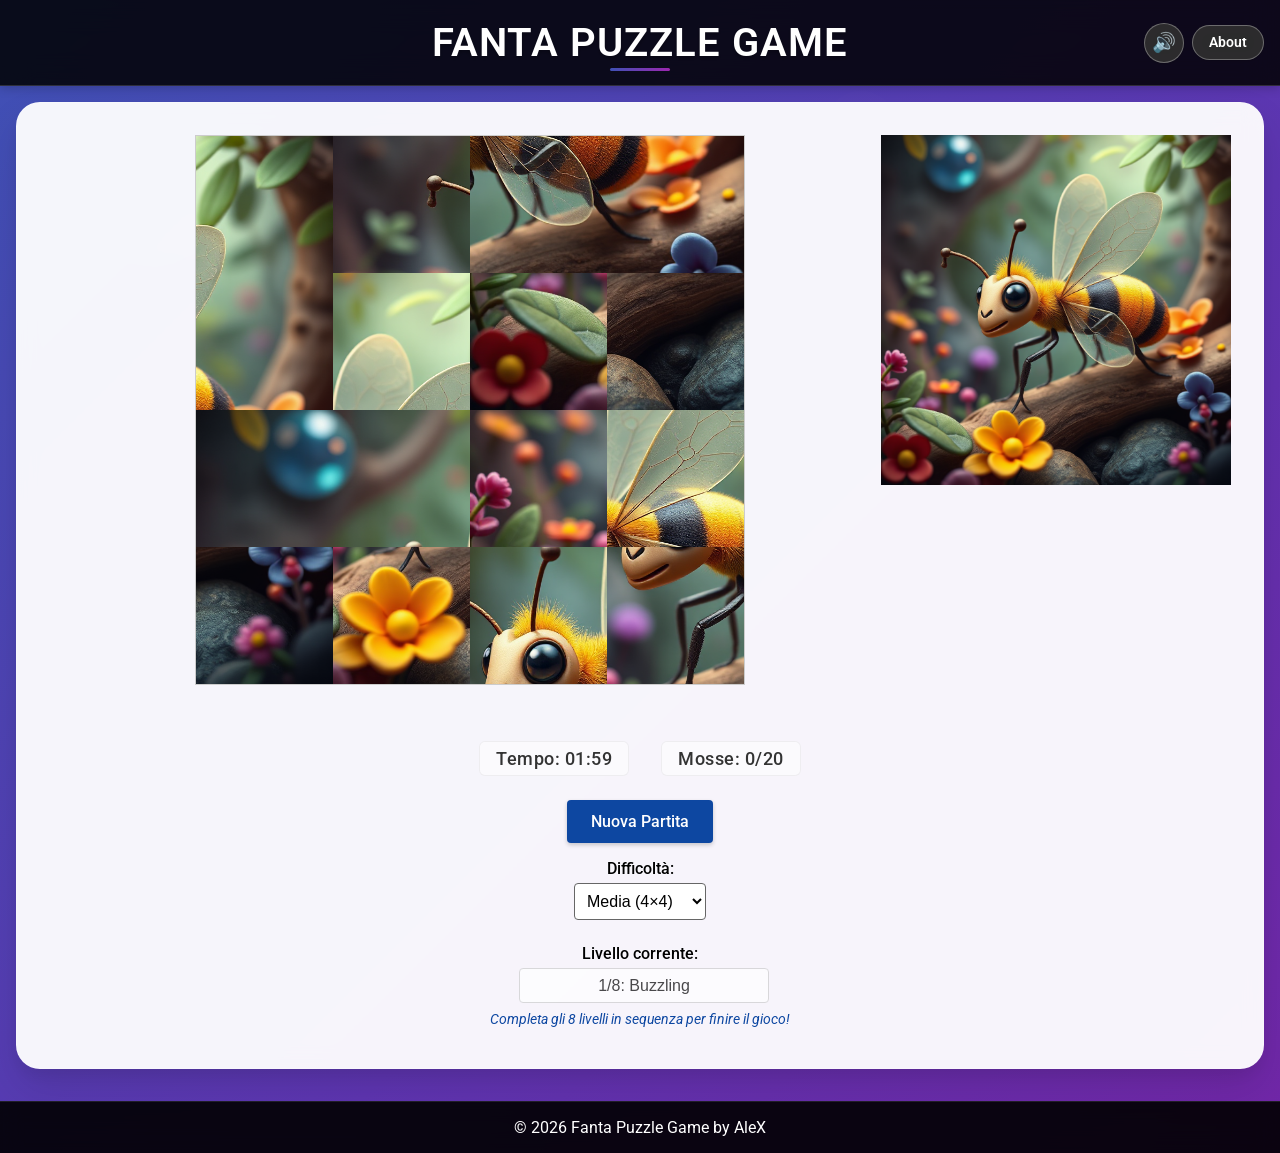
<file: index.html>
<!DOCTYPE html>
<html lang="it">
<head>
    <meta charset="UTF-8">
    <meta name="viewport" content="width=device-width, initial-scale=1.0, user-scalable=no, maximum-scale=1.0, minimal-ui">
    
    <!-- SEO Meta Tags -->
    <title>2026 Fanta Puzzle Game - Puzzle con Immagini Fantasy</title>
    <meta name="description" content="Gioca al Fanta Puzzle Game: puzzle slide con bellissime immagini fantasy. Sfida te stesso con 3 livelli di difficoltà e metti alla prova le tue abilità!">
    <meta name="keywords" content="puzzle, gioco puzzle, puzzle fantasy, gioco online, puzzle game, fantasy, fanta puzzle">
    <meta name="author" content="AleX">
    <meta name="robots" content="index, follow">
    
    <!-- Open Graph / Facebook -->
    <meta property="og:type" content="website">
    <meta property="og:url" content="https://fanta.alessandro.re/">
    <meta property="og:title" content="Fanta Puzzle Game - Rompicapo Fantasy">
    <meta property="og:description" content="Divertiti con il puzzle game fantasy: completa il puzzle nel minor tempo e con meno mosse possibili.">
    <meta property="og:image" content="https://fanta.alessandro.re/favicon/og-image.png">
    
    <!-- Twitter -->
    <meta property="twitter:card" content="summary_large_image">
    <meta property="twitter:url" content="https://fanta.alessandro.re/">
    <meta property="twitter:title" content="Fanta Puzzle Game - Rompicapo Fantasy">
    <meta property="twitter:description" content="Divertiti con il puzzle game fantasy: completa il puzzle nel minor tempo e con meno mosse possibili.">
    <meta property="twitter:image" content="https://fanta.alessandro.re/favicon/og-image.png">
    
    <!-- PWA and Touch App Configuration -->
    <meta name="apple-mobile-web-app-capable" content="yes">
    <meta name="mobile-web-app-capable" content="yes">
    <meta name="apple-mobile-web-app-title" content="Fanta Puzzle">
    <meta name="application-name" content="Fanta Puzzle">
    <meta name="apple-mobile-web-app-status-bar-style" content="default">
    <meta name="theme-color" content="#4c51bf">
    <meta name="msapplication-navbutton-color" content="#4c51bf">
    <meta name="msapplication-TileColor" content="#4c51bf">
    <meta name="msapplication-starturl" content="/">
    
    <!-- Prevent iOS Safari from showing the address bar -->
    <meta name="apple-touch-fullscreen" content="yes">
    
    <!-- Favicon Configuration -->
    <link rel="icon" href="favicon.ico" sizes="32x32">
    <link rel="icon" href="favicon/favicon.svg" type="image/svg+xml">
    <link rel="apple-touch-icon" href="favicon/apple-touch-icon.png">
    <link rel="icon" type="image/png" sizes="96x96" href="favicon/favicon-96x96.png">
    <link rel="manifest" href="favicon/site.webmanifest">
    
    <link rel="stylesheet" href="style.css">
    
    <!-- Structured Data / JSON-LD -->
    <script type="application/ld+json">
    {
      "@context": "https://schema.org",
      "@type": "VideoGame",
      "name": "Fanta Puzzle Game",
      "description": "Un puzzle game con immagini fantasy in cui devi ricomporre l'immagine nel minor tempo possibile e con meno mosse.",
      "genre": ["Puzzle", "Casual", "Brain Game"],
      "url": "https://fanta.alessandro.re/",
      "playMode": "SinglePlayer",
      "applicationCategory": "Game",
      "operatingSystem": "Web Browser",
      "image": "https://fanta.alessandro.re/favicon/og-image.png",
      "offers": {
        "@type": "Offer",
        "price": "0",
        "priceCurrency": "EUR",
        "availability": "https://schema.org/InStock"
      },
      "aggregateRating": {
        "@type": "AggregateRating",
        "ratingValue": "4.8",
        "reviewCount": "24"
      },
      "inLanguage": "it"
    }
    </script>
</head>
<body>
    <!-- Floating geometric shapes for animated background -->
    <div class="floating-shapes">
        <div class="shape"></div>
        <div class="shape"></div>
        <div class="shape"></div>
        <div class="shape"></div>
    </div>
    
    <header>
        <h1>Fanta Puzzle Game</h1>
        <div class="header-controls">
            <button id="audio-toggle" class="audio-btn" aria-label="Attiva/Disattiva audio" title="Attiva/Disattiva audio">🔊</button>
            <button id="about-button" class="about-btn" aria-label="Informazioni sul gioco">About</button>
        </div>
    </header>
    
    <main>
        <div class="game-container">
            <div class="puzzle-container">
                <div id="puzzle-board" class="puzzle-board"></div>
            </div>
            
            <div class="reference-container">
                <div class="reference-image">
                    <img id="reference-img" src="images/01.buzzling.png" alt="Immagine di riferimento per il puzzle - immagine fantasy Buzzling">
                </div>
                
                <div class="stats-container mobile-stats">
                    <div id="timer" aria-live="polite"><strong>Tempo: 00:00</strong></div>
                    <div id="move-counter" aria-live="polite"><strong>Mosse: 0</strong></div>
                </div>
            </div>
            
            <div class="controls">
                <div class="stats-container desktop-stats">
                    <div id="timer-desktop" aria-live="polite"><strong>Tempo: 00:00</strong></div>
                    <div id="move-counter-desktop" aria-live="polite"><strong>Mosse: 0</strong></div>
                </div>
                
                <button id="start-button" aria-label="Inizia una nuova partita">Nuova Partita</button>
                
                <div class="difficulty">
                    <label for="difficulty" class="selector-label">Difficoltà: </label>
                    <select id="difficulty" aria-label="Seleziona livello di difficoltà">
                        <option value="3">Facile (3×3)</option>
                        <option value="4" selected>Media (4×4)</option>
                        <option value="5">Difficile (5×5)</option>
                    </select>
                </div>
                
                <div class="image-selection">
                    <label for="image-select" class="selector-label">Livello corrente:</label>
                    <select id="image-select" aria-label="Livello corrente del puzzle">
                        <!-- Le opzioni verranno caricate dinamicamente -->
                    </select>
                    <p class="game-info">Completa gli 8 livelli in sequenza per finire il gioco!</p>
                </div>
                
                <!-- TEMPORANEAMENTE DISABILITATO - Caricamento immagini personalizzate
                <div class="image-upload">
                    <label for="custom-image" class="selector-label">O carica la tua immagine:</label>
                    <input type="file" id="custom-image" accept="image/*">
                </div>
                -->
            </div>
        </div>
    </main>
    
    <footer>
        <p>&copy; 2026 Fanta Puzzle Game by AleX</p>
    </footer>
    
    <div id="congratulations" class="modal" role="dialog" aria-labelledby="completion-title" aria-modal="true">
        <div class="modal-content">
            <h2 id="completion-title">Congratulazioni!</h2>
            <p id="completion-message">Hai completato il puzzle <strong><span id="completion-time"></span></strong> in <strong><span id="completion-moves"></span> mosse</strong>!</p>
            <p id="performance-info" class="performance-info"></p>
            <div class="modal-buttons">
                <button id="retry-button" aria-label="Riprova lo stesso puzzle">Riprova</button>
                <button id="next-level-button" aria-label="Passa al livello successivo">Livello Successivo</button>
            </div>
        </div>
    </div>
    
    <!-- About Modal -->
    <div id="about-modal" class="modal" role="dialog" aria-labelledby="about-title" aria-modal="true">
        <div class="modal-content">
            <p id="about-title"><strong>Fanta Puzzle Game</strong></p>
            <p>Coded with 💖 & ☕ by <strong>AleX</strong></p>
            <button id="close-about-button" aria-label="Chiudi finestra informazioni">Chiudi</button>
        </div>
    </div>

    <script src="puzzle.js"></script>
</body>
</html>
</file>
<file: style.css>
/* Import Google Fonts - Roboto */
@import url('https://fonts.googleapis.com/css2?family=Roboto:wght@300;400;500;700&display=swap');

* {
    margin: 0;
    padding: 0;
    box-sizing: border-box;
    font-family: 'Roboto', 'Segoe UI', Tahoma, Geneva, Verdana, sans-serif;
}

body {
    min-height: 100vh;
    /* Supporto migliore per mobile browser con dynamic viewport */
    min-height: 100dvh;
    /* Colori Material Design con transizioni più uniformi */
    background: linear-gradient(135deg, 
        #3F51B5 0%,    /* Indigo 500 */
        #5E35B1 20%,   /* Deep Purple 600 */
        #7B1FA2 40%,   /* Purple 700 */
        #9C27B0 60%,   /* Purple 500 */
        #673AB7 80%,   /* Deep Purple 500 */
        #3F51B5 100%); /* Indigo 500 - torna al colore iniziale per una transizione circolare */
    background-size: 300% 300%;
    animation: gradientShift 30s ease-in-out infinite;
    display: flex;
    flex-direction: column;
    position: relative;
    overflow-x: hidden;
    /* Previene il bounce su iOS */
    overscroll-behavior: none;
    /* Previene la selezione del testo durante il trascinamento */
    -webkit-user-select: none;
    -moz-user-select: none;
    -ms-user-select: none;
    user-select: none;
}

@keyframes gradientShift {
    0% { background-position: 0% 50%; }
    25% { background-position: 50% 25%; }
    50% { background-position: 100% 50%; }
    75% { background-position: 50% 75%; }
    100% { background-position: 0% 50%; }
}

/* Floating geometric shapes for added depth */
.floating-shapes {
    position: fixed;
    top: 0;
    left: 0;
    width: 100%;
    height: 100%;
    pointer-events: none;
    z-index: 1;
}

.shape {
    position: absolute;
    opacity: 0.05; /* Ridotta l'opacità */
    animation: float 25s infinite ease-in-out; /* Movimento più fluido */
}

.shape:nth-child(1) {
    width: 80px;
    height: 80px;
    background: rgba(255, 255, 255, 0.2);
    border-radius: 20px;
    top: 20%;
    left: 10%;
    animation-delay: 0s;
}

.shape:nth-child(2) {
    width: 60px;
    height: 60px;
    background: rgba(255, 255, 255, 0.15);
    border-radius: 50%;
    top: 60%;
    right: 15%;
    animation-delay: -7s;
}

.shape:nth-child(3) {
    width: 100px;
    height: 100px;
    background: rgba(255, 255, 255, 0.1);
    border-radius: 15px;
    bottom: 20%;
    left: 20%;
    animation-delay: -12s;
}

.shape:nth-child(4) {
    width: 70px;
    height: 70px;
    background: rgba(255, 255, 255, 0.12);
    border-radius: 50%;
    top: 10%;
    right: 30%;
    animation-delay: -5s;
}

@keyframes float {
    0% { transform: translateY(0px) rotate(0deg); }
    50% { transform: translateY(-20px) rotate(180deg); }
    100% { transform: translateY(0px) rotate(360deg); }
}

header {
    background: rgba(0, 0, 0, 0.85);
    backdrop-filter: blur(15px);
    color: white;
    text-align: center;
    padding: 1.2rem 1rem;
    border-bottom: 1px solid rgba(255, 255, 255, 0.15);
    z-index: 3;
    position: relative;
    box-shadow: 0 2px 10px rgba(0, 0, 0, 0.2);
    /* Assicura spazio per il pulsante About */
    min-height: 60px;
    display: flex;
    align-items: center;
    justify-content: center;
}

header h1 {
    font-size: 2.5rem;
    font-weight: 600;
    color: white;
    margin: 0;
    letter-spacing: 1px;
    text-transform: uppercase;
    text-shadow: 0 2px 4px rgba(0, 0, 0, 0.3);
    position: relative;
    display: inline-block;
}

header h1::after {
    content: "";
    position: absolute;
    bottom: -5px;
    left: 50%;
    transform: translateX(-50%);
    width: 60px;
    height: 3px;
    background: linear-gradient(90deg, #3F51B5, #9C27B0);
    border-radius: 2px;
}

/* Header Controls */
.header-controls {
    position: absolute;
    top: 50%;
    right: 1rem;
    transform: translateY(-50%);
    display: flex;
    gap: 0.5rem;
    align-items: center;
}

/* Audio Button */
.audio-btn {
    background: rgba(51, 51, 51, 0.85);
    color: white;
    border: 1px solid rgba(255, 255, 255, 0.3);
    padding: 0.5rem;
    border-radius: 50%;
    font-size: 1.2rem;
    cursor: pointer;
    transition: all 0.3s ease;
    backdrop-filter: blur(10px);
    box-shadow: 0 1px 3px rgba(0,0,0,0.2);
    width: 40px;
    height: 40px;
    display: flex;
    align-items: center;
    justify-content: center;
}

.audio-btn:hover {
    background: rgba(68, 68, 68, 0.95);
    transform: scale(1.1);
    box-shadow: 0 2px 5px rgba(0,0,0,0.3);
}

/* About Button */
.about-btn {
    background: rgba(51, 51, 51, 0.85);
    color: white;
    border: 1px solid rgba(255, 255, 255, 0.3);
    padding: 0.5rem 1rem;
    border-radius: 20px;
    font-size: 0.9rem;
    font-weight: 600;
    cursor: pointer;
    transition: all 0.3s ease;
    backdrop-filter: blur(10px);
    box-shadow: 0 1px 3px rgba(0,0,0,0.2);
}

.about-btn:hover {
    background: rgba(68, 68, 68, 0.95);
    transform: scale(1.05);
    box-shadow: 0 2px 5px rgba(0,0,0,0.3);
}

main {
    flex: 1;
    padding: 1rem;
    z-index: 2;
    position: relative;
}

.game-container {
    display: flex;
    flex-direction: row; /* Layout orizzontale per desktop */
    flex-wrap: wrap; /* Permette il wrapping su schermi più piccoli */
    gap: 1.5rem;
    justify-content: center;
    align-items: flex-start;
    background: rgba(255, 255, 255, 0.95);
    backdrop-filter: blur(10px);
    border-radius: 24px;
    padding: 2rem;
    box-shadow: 
        0 20px 40px rgba(0, 0, 0, 0.1),
        0 8px 16px rgba(0, 0, 0, 0.06);    
    border: 1px solid rgba(255, 255, 255, 0.2);
    max-width: 1400px;
    margin: 0 auto;
}

.puzzle-container {
    display: flex;
    flex-direction: column;
    align-items: center;
    flex: 3; /* Dà più spazio al puzzle rispetto all'immagine di riferimento */
    min-width: 300px; /* Assicura che il puzzle abbia una dimensione minima */
    overflow: hidden; /* Assicura che non ci siano spazi bianchi nel puzzle */
}

.puzzle-board {
    position: relative;
    width: 550px;
    height: 550px;
    background-color: #f8f8f8; /* Sfondo leggermente grigio */
    border: 1px solid #ccc; /* Bordo sottile grigio */
    overflow: hidden;
    box-sizing: content-box; /* Assicura che il bordo non riduca le dimensioni interne */
    font-size: 0; /* Elimina eventuali spazi tra elementi inline */
    line-height: 0;
}

.puzzle-piece {
    position: absolute;
    background-size: cover;
    cursor: move;
    transition: box-shadow 0.2s;
    z-index: 1;
    border: none; /* Rimuovo il bordo standard */
    box-sizing: content-box; /* Cambiato da border-box a content-box */
    margin: 0;
    padding: 0;
    overflow: hidden;
}

.puzzle-piece.dragging {
    z-index: 2;
    box-shadow: 0 0 10px rgba(0, 0, 0, 0.5);
    border: 1px solid #1976D2 !important; /* Bordo blu durante il trascinamento */
    margin: -1px; /* Compensa lo spazio del bordo */
}

.puzzle-piece.correct {
    border: 1px solid #4CAF50 !important; /* Bordo verde quando il pezzo è nella posizione corretta */
    margin: -1px; /* Compensa lo spazio del bordo */
}

.stats-container {
    display: flex;
    justify-content: center;
    align-items: center;
    gap: 1rem;
    margin-top: 1rem;
    width: 100%;
    /* Assicura che il container sia sotto l'immagine ma mantenendo gli elementi in riga */
    flex-direction: row;
}

#timer, #move-counter {
    font-size: 1.1rem;
    font-weight: 500; /* Ridotto da bold a medium */
    margin: 0.5rem 0;
    color: #333; /* Grigio scuro invece di nero per ridurre il contrasto */
    text-shadow: none; /* Rimossa l'ombra per un look più pulito */
    background-color: rgba(255, 255, 255, 0.5); /* Sfondo più opaco */
    padding: 0.4rem 1rem;
    border-radius: 6px;
    border: 1px solid rgba(0, 0, 0, 0.05); /* Bordo sottile per definire meglio i contorni */
    letter-spacing: 0.5px; /* Leggero spaziamento tra le lettere */
}

.controls {
    width: 100%; /* I controlli occupano sempre la larghezza completa */
    margin-top: 1rem;
    display: flex;
    flex-direction: column;
    align-items: center;
    gap: 0.5rem;
}

button {
    padding: 0.75rem 1.5rem;
    background-color: #0D47A1; /* Blu più scuro per miglior contrasto */
    color: white;
    border: none;
    border-radius: 4px;
    cursor: pointer;
    font-size: 1rem;
    font-weight: 500; /* Leggermente più bold per miglior leggibilità */
    transition: background-color 0.3s;
    box-shadow: 0 2px 4px rgba(0,0,0,0.2);
}

button:hover {
    background-color: #1565C0; /* Blu medio-scuro per hover */
    box-shadow: 0 4px 8px rgba(0,0,0,0.3);
}

.difficulty, .image-selection {
    margin: 0.5rem 0;
    font-size: 1rem;
    display: flex;
    flex-direction: column;
    align-items: center;
}

/* Stile comune per tutte le etichette dei selettori */
.selector-label {
    color: #000; /* Testo nero per massimo contrasto */
    font-weight: 500; /* Leggermente più bold */
    margin-bottom: 0.3rem;
    text-shadow: 0 0 3px rgba(255,255,255,0.7); /* Ombra chiara per leggibilità */
    font-size: 1rem; /* Dimensione font uniforme */
    display: inline-block; /* Per consistenza di posizionamento */
}

/* Applicazione dello stile comune alle etichette specifiche */
.difficulty label, .image-selection label {
    margin-bottom: 0.3rem;
}

/* Stile comune per tutti i menu a tendina */
.difficulty select, .image-selection select {
    width: 100%;
    max-width: 250px;
    padding: 0.5rem;
    border: 1px solid #666; /* Bordo più scuro per miglior contrasto */
    border-radius: 4px;
    font-size: 1rem;
    background-color: white; /* Sfondo bianco definito esplicitamente */
    color: #000; /* Testo nero per massimo contrasto */
    font-family: 'Segoe UI', Tahoma, Geneva, Verdana, sans-serif; /* Stessa famiglia font */
}

/* Stile per le opzioni nei menu a tendina */
.difficulty select option, .image-selection select option {
    font-family: 'Segoe UI', Tahoma, Geneva, Verdana, sans-serif;
    font-size: 1rem;
    padding: 0.3rem;
}

.image-selection select option {
    background-color: #fff;
    color: #333;
    padding: 8px;
}

.game-info {
    font-size: 0.9rem;
    color: #0D47A1;
    margin-top: 0.5rem;
    text-align: center;
    font-style: italic;
    max-width: 300px;
}

.image-upload {
    margin-top: 1rem;
    display: flex;
    flex-direction: column;
    align-items: center;
    width: 100%;
}

.image-upload label {
    /* Utilizzerà le proprietà dalla classe .selector-label tramite HTML */
    margin-bottom: 0.3rem;
}

.image-upload input[type="file"] {
    width: 100%;
    max-width: 250px;
    padding: 0.5rem;
    border: 1px solid #666; /* Bordo più scuro */
    border-radius: 4px;
}

.reference-container {
    text-align: center;
    flex: 1; /* Prende meno spazio rispetto al puzzle */    display: flex;
    flex-direction: column;
    justify-content: center;
    align-items: center;
    padding: 0;
    margin: 0;
    margin-left: -30px; /* Spostamento per layout desktop */
}

.stats-container {
    display: flex;
    justify-content: center;
    align-items: center;
    gap: 1rem;
    margin-top: 1rem;
    width: 100%;
    /* Assicura che il container sia sotto l'immagine ma mantenendo gli elementi in riga */
    flex-direction: row;
}

.reference-container h3 {
    margin-bottom: 0.5rem;
}

.reference-image {
    width: 300px;
    height: 300px;
    overflow: hidden;
    margin: 0 auto; /* Center horizontally */
    transition: width 0.3s, height 0.3s; /* Animazione fluida per i cambi di dimensione */
    border: none !important;
    display: block; /* Assicura che l'immagine sia un blocco centrato */
}

.reference-image img {
    width: 100%;
    height: 100%;
    object-fit: cover; /* Riempie completamente */
    object-position: center; /* Centra l'immagine */
    display: block; /* Elimina spazi inferiori */
    background-color: transparent; /* Rende trasparente il background dell'immagine */
}

/* Media query per schermi più grandi */
@media screen and (min-width: 1200px) {
    .reference-image {
        width: 350px;
        height: 350px;
    }
      .reference-container {
        margin-left: -50px; /* Sposta l'immagine più a sinistra nei dispositivi grandi */
    }
}

footer {
    background: rgba(0, 0, 0, 0.9);
    backdrop-filter: blur(10px);
    color: white;
    text-align: center;
    padding: 1rem;
    margin-top: 1rem;
    border-top: 1px solid rgba(255, 255, 255, 0.1);
    z-index: 3;
    position: relative;
}

.modal {
    display: none;
    position: fixed;
    top: 0;
    left: 0;
    width: 100%;
    height: 100%;
    background-color: rgba(0, 0, 0, 0.7);
    z-index: 10;
    justify-content: center;
    align-items: center;
}

.modal-content {
    background-color: white;
    padding: 2rem;
    border-radius: 8px;
    text-align: center;
    max-width: 400px;
}

/* Stile per il modal di completamento del gioco con sfondo verdino */
.modal-content.success-modal {
    background-color: rgba(255, 255, 255, 0.95);
    background-image: linear-gradient(to bottom, rgba(76, 175, 80, 0.1), rgba(76, 175, 80, 0.15));
    border: 2px solid rgba(76, 175, 80, 0.3);
    box-shadow: 0 4px 8px rgba(0, 0, 0, 0.1);
}

.modal-content h2 {
    margin-bottom: 1rem;
    /* Il colore di default è verde per i messaggi di successo */
    color: #4CAF50;
}

/* Colore rosso per i titoli dei messaggi di errore */
.modal-content h2.error-message {
    color: #D32F2F;
}

.modal-content p {
    margin-bottom: 1.5rem;
    font-size: 1.2rem;
}

/* Performance info styling */
.performance-info {
    margin-top: 1.5rem;
    padding: 1rem;
    border-radius: 12px;
    text-align: center;
    font-size: 1.1rem;
    line-height: 1.5;
    background-color: #f5f5f5;
    border-left: 5px solid #9e9e9e;
    white-space: pre-line; /* Permette l'uso di \n per andare a capo */
}

.performance-info.good-performance {
    background-color: #e8f5e9;
    border-left: 5px solid #4CAF50;
    color: #2E7D32;
    font-weight: 500;
}

.performance-info.bad-performance {
    background-color: #ffebee;
    border-left: 5px solid #f44336;
    color: #c62828;
    font-weight: 500;
}

.modal-buttons {
    display: flex;
    gap: 1rem;
    justify-content: center;
}

.modal-buttons button {
    flex: 1;
    max-width: 150px;
}

/* Responsive design migliorato */
@media screen and (max-width: 1200px) {
    .game-container {
        padding: 1.5rem;
        gap: 1.5rem;
    }
}

@media screen and (max-width: 1000px) {
    .game-container {
        flex-direction: column;
        align-items: center;
    }
      .puzzle-board {
        width: 450px;
        height: 450px;
    }
    
    .reference-image {
        width: 280px;
        height: 280px;
    }
}

/* Tablet e Mobile Large */
@media screen and (max-width: 768px) {
    .game-container {
        padding: 1rem;
        margin: 0.5rem;
        gap: 1.5rem;
        /* Layout verticale per tablet in portrait */
        flex-direction: column;
        justify-content: center;
    }
      .reference-container {
        margin-left: 0 !important; /* Annulla il margine negativo su mobile */
        margin-right: 0;
        margin: 0 auto; /* Centra il contenitore */
    }
    
    .stats-container {
        gap: 0.8rem;
    }
    
    #timer, #move-counter {
        font-size: 1.1rem;
    }
}

.mobile-stats {
    display: none; /* Nascosto di default su desktop */
}

.desktop-stats {
    display: flex; /* Visibile di default su desktop */
    margin-bottom: 1rem; /* Spazio prima del pulsante Nuova Partita */
}

#timer-desktop, #move-counter-desktop {
    font-size: 1.1rem;
    font-weight: 500; /* Ridotto da bold a medium */
    color: #333; /* Grigio scuro invece di nero */
    text-shadow: none; /* Rimossa l'ombra */
    background-color: rgba(255, 255, 255, 0.5); /* Sfondo più opaco */
    padding: 0.4rem 1rem;
    border-radius: 6px;
    margin: 0 0.5rem;
    border: 1px solid rgba(0, 0, 0, 0.05); /* Bordo sottile */
    letter-spacing: 0.5px; /* Leggero spaziamento tra le lettere */
}

@media screen and (max-width: 768px) {
    .mobile-stats {
        display: flex; /* Visibile su mobile */
    }
    
    .desktop-stats {
        display: none; /* Nascosto su mobile */
    }
}

@media screen and (max-width: 480px) {
    #timer, #move-counter, #timer-desktop, #move-counter-desktop {
        font-size: 0.9rem;
    }
    
    body {
        font-size: 14px;
    }
    
    header {
        padding: 0.6rem;
    }    /* Titolo più piccolo su mobile per la modalità PWA e spazio per About */
    header {
        padding: 0.8rem 4rem 0.8rem 1rem; /* Più padding a destra per il pulsante About */
        min-height: 50px;
    }
    
    header h1 {
        font-size: 1.8rem;
        line-height: 1.2;
        margin: 0;
    }
    
    header h1::after {
        width: 60px;
        height: 3px;
        bottom: -5px;
    }
      .about-btn {
        font-size: 0.7rem;
        padding: 0.3rem 0.6rem;
        right: 0.5rem;
        top: 50%;
        transform: translateY(-50%);
        border-radius: 15px;
    }
    
    main {
        padding: 0.5rem;
    }
      .game-container {
        padding: 0.8rem;
        margin: 0.2rem;
        gap: 1rem;
        border-radius: 16px;
        /* Layout portrait ottimizzato */
        flex-direction: column;
        align-items: center;
    }
      /* Assicuriamo dimensioni appropriate per layout mobile */
    .puzzle-container {
        width: 100%;
    }
      .reference-container {
        margin: 0.5rem auto; /* Margini verticali e centratura orizzontale */
        width: 100%;
        text-align: center; /* Assicura che l'immagine sia centrata */
    }
    
    .controls {
        width: 100%;
        margin-top: 1rem;
    }
      .puzzle-board {
        width: 320px;
        height: 320px;
    }
      .reference-image {
        width: 200px;
        height: 200px;
    }
    
    .reference-container h3 {
        font-size: 1rem;
        margin-bottom: 0.3rem;
    }
    
    .controls {
        gap: 0.4rem;
        margin-top: 0.8rem;
    }
      button {
        padding: 0.6rem 1.2rem;
        font-size: 0.9rem;
        border-radius: 6px;
    }
    
    #timer, #move-counter {
        font-size: 1rem;
    }
      .difficulty, .image-selection {
        font-size: 0.9rem;
        margin: 0.3rem 0;
    }
    
    .modal-content {
        padding: 1.5rem;
        margin: 1rem;
        border-radius: 12px;
        max-width: 300px;
    }
    
    .modal-content h2 {
        font-size: 1.3rem;
        margin-bottom: 0.8rem;
    }
    
    .modal-content p {
        font-size: 1rem;
        margin-bottom: 1rem;
    }
    
    .modal-buttons {
        gap: 0.8rem;
    }
    
    .modal-buttons button {
        padding: 0.5rem 1rem;
        font-size: 0.9rem;
    }
    
    footer {
        padding: 0.8rem;
        font-size: 0.9rem;
    }
}

/* Mobile Small */
@media screen and (max-width: 360px) {    /* Titolo più piccolo su schermi piccoli e spazio per About */
    header {
        padding: 0.7rem 3.5rem 0.7rem 1rem; /* Più spazio per About */
        min-height: 45px;
    }
    
    header h1 {
        font-size: 1.6rem;
    }
      .about-btn {
        font-size: 0.65rem;
        padding: 0.25rem 0.5rem;
        right: 0.3rem;
        border-radius: 12px;
    }
    
    .game-container {
        padding: 0.6rem;
        margin: 0.1rem;
    }
    
    .puzzle-board {
        width: 280px;
        height: 280px;
    }
    
    .reference-image {
        width: 170px;
        height: 170px;
    }
    
    /* Assicura il layout portrait anche per schermi molto piccoli */
    .game-container {
        flex-direction: column;
        align-items: center;
    }
    
    .puzzle-container {
        order: 1;
    }
      .reference-container {
        order: 2;
        margin: 0.3rem auto; /* Margini verticali e centratura orizzontale */
        text-align: center;
    }
    
    .controls {
        order: 3;
        margin-top: 0.8rem;
    }
    
    button {
        padding: 0.5rem 1rem;
        font-size: 0.85rem;
    }
    
    #timer, #move-counter {
        font-size: 0.95rem;
    }
    
    .stats-container {
        /* Per schermi molto piccoli manteniamo l'allineamento ma riduciamo ulteriormente */
        gap: 0.3rem;
    }
    
    #timer, #move-counter {
        font-size: 0.85rem;
        padding: 0.2rem 0.5rem;
    }
    
    .modal-content {
        padding: 1.2rem;
        max-width: 280px;
    }
    
    .modal-content h2 {
        font-size: 1.1rem;
    }
    
    .modal-content p {
        font-size: 0.9rem;
    }
}

/* Miglioramenti per touch mobile */
body {
    /* Previene il bounce su iOS */
    overscroll-behavior: none;
    /* Previene la selezione del testo durante il trascinamento */
    -webkit-user-select: none;
    -moz-user-select: none;
    -ms-user-select: none;
    user-select: none;
}

/* Fix for CSS user-select compatibility */
.puzzle-piece {
    /* Migliora la responsività touch */
    touch-action: none;
    /* Previene il menu contestuale su long press */
    -webkit-touch-callout: none;
    -webkit-user-select: none;
    -moz-user-select: none;
    -ms-user-select: none;
    user-select: none;
}

.puzzle-piece.dragging {
    /* Feedback visivo migliorato per touch */
    opacity: 0.8;
    transform: scale(1.05);
    transition: none;
}

/* Stili specifici per dispositivi touch */
@media (hover: none) and (pointer: coarse) {
    .puzzle-piece {
        /* Bordi più spessi per tocco migliore */
        border: 2px solid rgba(255, 255, 255, 0.3);
    }
    
    button {
        /* Pulsanti più grandi per touch */
        min-height: 44px;
        padding: 0.8rem 1.5rem;
    }
    
    .about-btn {
        min-height: 36px;
        min-width: 60px;
    }
}

/* Landscape mobile optimization */
@media screen and (max-height: 480px) and (orientation: landscape) {
    body {
        font-size: 14px;
    }
    
    header {
        padding: 0.4rem;    }
    
    /* Titolo più piccolo su schermi molto piccoli */
    header h1 {
        font-size: 1.4rem;
    }
    
    .about-btn {
        font-size: 0.65rem;
        padding: 0.2rem 0.5rem;
        right: 0.3rem;
    }
    
    main {
        padding: 0.3rem;
    }
    
    .game-container {
        padding: 0.5rem;
        margin: 0.1rem;
        gap: 0.8rem;
        flex-direction: row; /* Mantiene sempre il layout orizzontale in landscape */
        justify-content: center;
        align-items: flex-start;
    }
      .puzzle-board {
        width: 260px;
        height: 260px;
    }
    
    .reference-image {
        width: 160px;
        height: 160px;
    }
    
    .reference-container h3 {
        font-size: 0.85rem;
        margin-bottom: 0.2rem;
    }
    
    .controls {
        gap: 0.3rem;
        margin-top: 0.5rem;
    }
    
    button {
        padding: 0.4rem 0.8rem;
        font-size: 0.8rem;
    }
    
    #timer, #move-counter {
        font-size: 0.9rem;
        margin: 0.2rem 0;
    }
    
    footer {
        padding: 0.4rem;
        font-size: 0.8rem;
    }
}

/* Orientamento landscape per schermi più grandi (non solo mobile) */
@media screen and (min-width: 900px) and (orientation: landscape) {
    .game-container {
        flex-direction: row;
        align-items: flex-start;
    }
    
    .puzzle-container {
        flex: 3;
    }
    
    .reference-container {
        flex: 1;
        padding-left: 1rem;
    }
    
    .controls {
        width: 100%;
        order: 3;
    }
}

/* Aggiunta di regole responsive per i menu a tendina in versione mobile */
@media screen and (max-width: 480px) {
    /* Uniformità dei selettori su mobile */
    .difficulty select, .image-selection select {
        font-size: 0.95rem;
        padding: 0.45rem;
        max-width: 220px; /* Leggermente più piccolo su mobile */
    }
    
    .selector-label {
        font-size: 0.95rem; /* Uniforma la dimensione delle etichette su mobile */
    }
    
    /* Centratura perfetta dell'immagine di riferimento */
    .reference-image {
        margin: 0 auto;
        display: block;
        position: relative; /* Per posizionamento preciso */
        left: 0; /* Annulla qualsiasi spostamento laterale */
        right: 0;
    }
    
    /* Migliora la centratura del container */
    .reference-container {
        margin-left: auto !important;
        margin-right: auto !important;
        justify-content: center;
        align-items: center;
        width: 100%;
        text-align: center;
        left: 0 !important; /* Assicura che non ci siano spostamenti laterali */
        right: 0 !important;
    }
}

.image-selection select {
    padding: 0.5rem;
    border: 1px solid #ccc;
    border-radius: 4px;
    font-size: 1rem;
    background-color: #fff;
    margin-left: 0.5rem;
    min-width: 200px;
    cursor: default;
    
    /* Nasconde la freccetta del menu a tendina */
    appearance: none;
    -webkit-appearance: none;
    -moz-appearance: none;
    background-image: none;
    padding-right: 0.5rem;
    
    /* Centra il testo */
    text-align: center;
}

/* Per IE10+ */
.image-selection select::-ms-expand {
    display: none;
}
</file>
